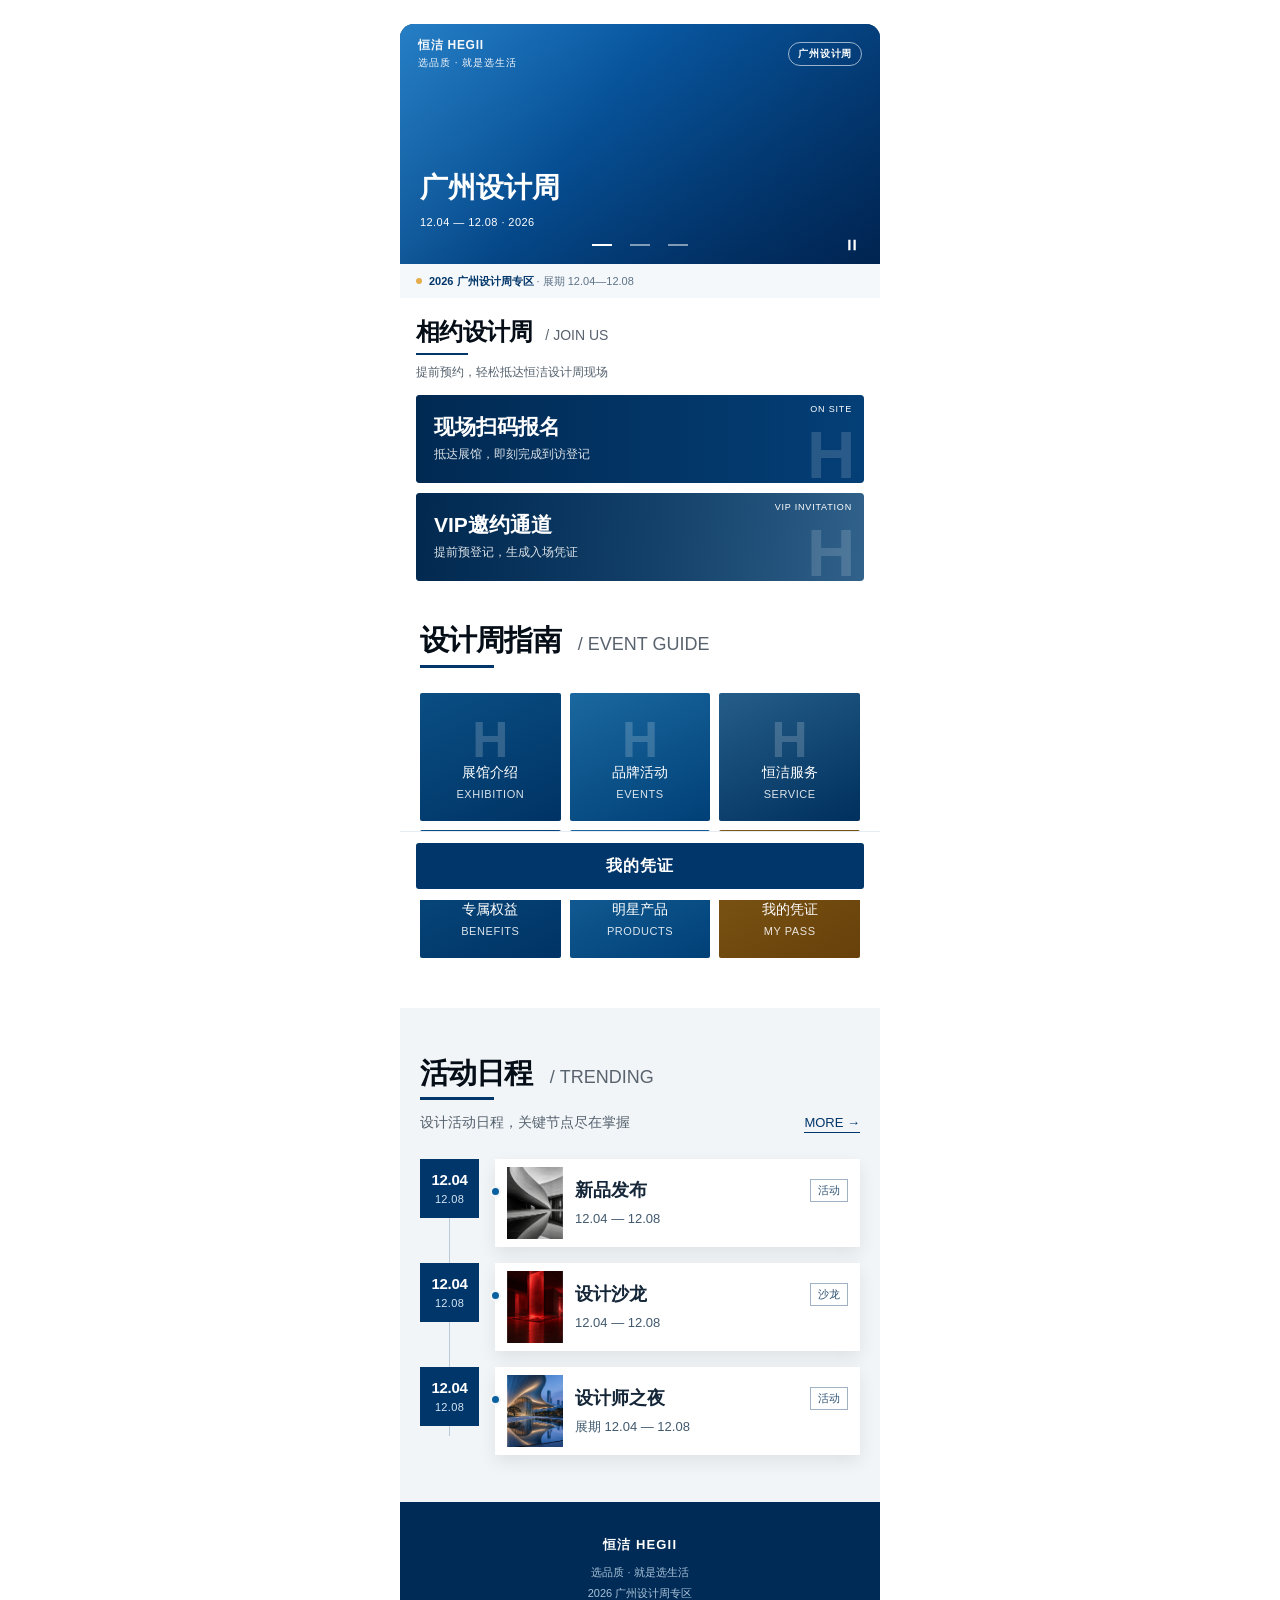
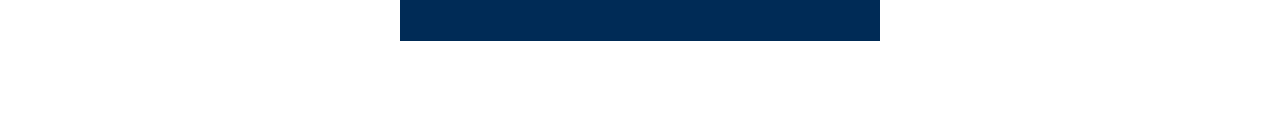
<file: index.html>
<!doctype html>
<html lang="zh-CN">
<head>
  <meta charset="UTF-8">
  <meta name="viewport" content="width=device-width, initial-scale=1, viewport-fit=cover">
  <meta name="theme-color" content="#00366a">
  <title>广州设计周｜恒洁 H</title>
  <style>
    :root{--navy:#00366a;--deep:#002b56;--blue:#0b5ca8;--pale:#f5f8fb;--line:#e6ecf1;--text:#142638;--muted:#536778;--radius:12px}
    *{box-sizing:border-box}html{background:#eff3f7;scroll-behavior:smooth}body{margin:0;background:#fff;color:var(--text);font-family:"PingFang SC","PingFang TC","Hiragino Sans GB","Microsoft YaHei",sans-serif;-webkit-font-smoothing:antialiased}button,input,select{font:inherit}button{cursor:pointer}.app{width:min(100%,480px);min-height:100vh;margin:auto;background:#fff}
    .carousel{position:relative;height:474px;background:var(--navy);overflow:hidden}.slides{display:flex;width:300%;height:100%;transition:transform .55s cubic-bezier(.22,.61,.36,1)}.slide{position:relative;width:33.333%;height:100%;overflow:hidden;isolation:isolate}.slide:before{content:"";position:absolute;inset:0;background:linear-gradient(180deg,rgba(0,24,61,.05),rgba(0,33,75,.53));z-index:-1}.slide.one{background:linear-gradient(145deg,#0b54a0 0%,#0a76ca 58%,#093a82 100%)}.slide.two{background:linear-gradient(160deg,#002f61 0%,#0d6bad 59%,#1a5d92 100%)}.slide.three{background:linear-gradient(160deg,#0f355f 0%,#126ca9 48%,#05315e 100%)}.orbit{position:absolute;width:124%;left:-12%;top:-33%;opacity:.55;filter:contrast(1.14);mix-blend-mode:screen}.topline{display:flex;align-items:center;justify-content:space-between;padding:17px 19px;color:#fff;font-size:12px;font-weight:600;letter-spacing:.06em}.brandline{opacity:.96}.brandline small{font-size:11px;letter-spacing:.1em;display:block;font-weight:400;margin-top:3px}.mini-pill{border:1px solid rgba(255,255,255,.6);border-radius:18px;padding:5px 11px;font-size:11px;letter-spacing:.07em}.slide-copy{position:absolute;left:27px;right:27px;bottom:75px;color:#fff}.slide-copy h1{margin:0;font-size:37px;line-height:1.18;letter-spacing:.02em;font-weight:600}.slide-copy p{font-size:15px;line-height:1.7;margin:14px 0 0;letter-spacing:.02em}.slide-copy .date{font-size:12px;letter-spacing:.1em;margin-top:22px}.slide.two .slide-copy h1,.slide.three .slide-copy h1{font-size:32px}.dots{position:absolute;z-index:2;bottom:24px;left:0;right:0;display:flex;justify-content:center;gap:7px}.dot{width:18px;height:2px;background:rgba(255,255,255,.38);border:0;padding:0}.dot.active{background:#fff}.hmark{position:absolute;right:30px;top:148px;width:110px;opacity:.92}.halo{position:absolute;right:-52px;bottom:-73px;width:260px;opacity:.18}.notice{display:flex;align-items:center;gap:9px;background:#f5f8fb;color:#5d7286;padding:12px 19px;font-size:12px}.notice i{display:block;width:6px;height:6px;border-radius:50%;background:#e4ae4c}.notice b{color:var(--navy);font-weight:600}
    .section{padding:38px 20px 0}.heading{display:flex;align-items:baseline;justify-content:space-between;margin-bottom:21px}.heading h2{margin:0;font-size:25px;letter-spacing:-.02em;font-weight:600;color:#071b30}.heading small{font-size:11px;letter-spacing:.05em;color:#526b85}.heading a{color:var(--navy);font-size:12px;text-decoration:none;border-bottom:1px solid currentColor;padding-bottom:3px}.entry-wrap{padding-bottom:18px}.entry{position:relative;border:0;color:#fff;text-align:left;display:block;width:100%;height:131px;padding:22px 21px;margin-bottom:11px;border-radius:4px;background:#063a71}.entry:before{content:"";position:absolute;inset:0;background:linear-gradient(90deg,rgba(0,39,78,.88),rgba(0,72,128,.36))}.entry.vip{background:linear-gradient(100deg,#103b63,#4d7191)}.entry .entry-word{position:absolute;right:13px;bottom:-10px;color:rgba(255,255,255,.15);font-size:75px;font-weight:600;letter-spacing:-.08em}.entry span,.entry strong,.entry em{position:relative}.entry strong{display:block;font-size:23px;line-height:1.2;font-weight:600}.entry span{display:block;font-size:13px;margin-top:9px;color:rgba(255,255,255,.87)}.entry em{position:absolute;right:0;top:2px;font-style:normal;font-size:11px;letter-spacing:.09em}.entry:focus-visible,.tile:focus-visible,.submit:focus-visible{outline:3px solid #e7b85b;outline-offset:3px}
    .guide{padding-bottom:38px}.tile-grid{display:grid;grid-template-columns:repeat(3,1fr);gap:8px}.tile{position:relative;min-height:123px;border:0;color:#fff;background:linear-gradient(155deg,#0a4e83,#003365);padding:13px 7px 11px;border-radius:2px;text-align:center;overflow:hidden}.tile:nth-child(2),.tile:nth-child(5){background:linear-gradient(155deg,#1a689f,#004077)}.tile:nth-child(3),.tile:nth-child(6){background:linear-gradient(155deg,#255d89,#00305d)}.tile:before{content:"H";font-size:50px;font-weight:600;color:rgba(255,255,255,.18);line-height:1;display:block;height:48px}.tile b{font-size:14px;line-height:1.35;font-weight:500;display:block;position:relative}.tile small{font-size:11px;letter-spacing:.05em;display:block;margin-top:6px;color:rgba(255,255,255,.86)}
    .agenda{background:var(--pale);padding:37px 0 42px}.agenda .heading{padding:0 20px}.monthbar{display:flex;gap:22px;overflow:auto;padding:0 20px 18px;scrollbar-width:none}.monthbar button{white-space:nowrap;border:0;background:transparent;padding:0 0 8px;color:#526b85;font-size:13px}.monthbar button.active{color:var(--navy);font-weight:600;border-bottom:2px solid var(--navy)}.events{padding:0 20px}.event{display:grid;grid-template-columns:64px 1fr;gap:14px;padding:17px 0;border-top:1px solid var(--line)}.event time{font-size:12px;line-height:1.5;color:var(--navy);font-weight:600}.event h3{margin:0;font-size:16px;line-height:1.45;font-weight:600}.event p{font-size:12px;line-height:1.65;color:var(--muted);margin:5px 0 0}.event .badge{display:inline-block;margin-top:8px;border:1px solid #a9bfd0;padding:3px 7px;font-size:11px;color:#42647c}.more-event{display:block;margin:18px 20px 0;color:var(--navy);border:1px solid #9eb7cf;background:#fff;width:calc(100% - 40px);padding:12px;font-size:13px}
    .space{padding-bottom:42px}.space-hero{position:relative;min-height:184px;border-radius:4px;overflow:hidden;background:linear-gradient(120deg,#123c5e,#496e89 54%,#0a2a48);color:#fff;padding:24px}.space-hero:after{content:"H";position:absolute;right:27px;top:26px;font-size:100px;line-height:1;font-weight:600;color:rgba(255,255,255,.16)}.space-hero h3{position:relative;margin:38px 0 0;font-size:25px;line-height:1.25;font-weight:500}.space-hero p{position:relative;font-size:13px;line-height:1.6;margin:10px 0 0;color:rgba(255,255,255,.88)}.benefit{border-top:1px solid var(--line);padding:35px 20px 43px}.benefit p{font-size:13px;line-height:1.7;color:var(--muted);margin:0 0 20px}.benefit-list{display:grid;grid-template-columns:repeat(3,1fr);gap:8px}.benefit-list div{background:#f4f7f9;min-height:93px;padding:13px 8px;text-align:center}.benefit-list b{font-size:20px;line-height:1;color:var(--navy);font-weight:500;display:block}.benefit-list span{font-size:11px;color:#5d7182;display:block;margin-top:10px}.footer{padding:31px 20px 37px;background:var(--deep);color:#a9c3d9;font-size:11px;line-height:1.9;text-align:center}.footer b{display:block;color:#fff;font-size:13px;letter-spacing:.09em;margin-bottom:5px}
    dialog{width:min(420px,calc(100% - 28px));border:0;padding:0;background:#fff;color:var(--text);box-shadow:0 22px 60px rgba(0,0,0,.22)}dialog::backdrop{background:rgba(0,27,57,.67)}.form-head{padding:25px;background:var(--navy);color:#fff}.form-head h2{margin:0;font-size:23px}.form-head p{margin:8px 0 0;font-size:12px;color:#d8e7f4}.close{position:absolute;top:11px;right:15px;border:0;background:transparent;color:#fff;font-size:25px}.signup{padding:17px 24px 26px}.signup label{display:block;margin:12px 0 7px;font-size:12px;font-weight:600}.signup input,.signup select{width:100%;border:0;border-bottom:1px solid #cbd7e0;background:#f7fafc;padding:11px 9px;border-radius:0;outline:0}.signup input:focus,.signup select:focus{border-color:var(--navy)}.submit{border:0;background:var(--navy);color:#fff;width:100%;padding:13px;margin-top:21px;font-weight:600}.success{display:none;padding:37px 24px;text-align:center}.success.show{display:block}.success h2{margin:0;font-size:24px}.success p{font-size:13px;color:var(--muted);line-height:1.7}.ticket{display:none;background:#eff5f8;margin:21px 0;padding:17px 16px 15px;color:var(--navy);text-align:center}.ticket-head{display:flex;justify-content:space-between;align-items:center;font-size:11px;letter-spacing:.07em}.ticket-qr{display:block;width:154px;height:154px;margin:14px auto 10px;background:#fff;padding:8px}.ticket code{font-size:12px;letter-spacing:.14em}.ticket-note{display:block;font-size:11px;color:#587187;margin-top:7px}
    .carousel{height:402px}.slide{background:linear-gradient(155deg,#0b63b3 0%,#064d91 48%,#002f63 100%)}.slide.one,.slide.two,.slide.three{background:linear-gradient(155deg,#0b63b3 0%,#064d91 48%,#002f63 100%)}.slide:before{background:linear-gradient(125deg,rgba(116,205,248,.26),transparent 40%,rgba(0,21,57,.42))}.topline{padding:20px 22px}.slide-copy{bottom:78px;left:25px;right:25px}.slide-copy h1,.slide.two .slide-copy h1,.slide.three .slide-copy h1{font-size:35px}.slide-copy p{font-size:15px}.section{padding:46px 20px 0}.section-head{position:relative;margin-bottom:25px}.section-head h2{margin:0;font-size:29px;line-height:1.2;font-weight:600;letter-spacing:-.03em;color:#050d17}.section-head h2 span{font-weight:400;font-size:18px;color:#59636e;letter-spacing:0;margin-left:10px}.section-head h2:after{content:"";display:block;width:74px;border-bottom:3px solid var(--navy);margin-top:7px}.section-head p{margin:11px 0 0;color:#53606c;font-size:14px;line-height:1.6}.section-head a{position:absolute;right:0;bottom:1px;color:var(--navy);font-size:13px;text-decoration:none;border-bottom:1px solid currentColor;padding-bottom:2px}.entry-wrap{padding-bottom:12px}.guide{padding-bottom:50px}.tile-grid{gap:9px}.tile{min-height:128px}.agenda{background:#f5f7f9;padding:48px 0 44px}.agenda .section-head{padding:0 20px}.event-strip{display:flex;overflow-x:auto;gap:12px;padding:8px 20px 14px;scroll-snap-type:x mandatory;scrollbar-width:none}.event-card{flex:0 0 265px;scroll-snap-align:start;border:0;background:transparent;text-align:left;padding:0;color:var(--text)}.event-cover{height:170px;background:linear-gradient(135deg,#1a4f7c,#8fb9d7);position:relative;overflow:hidden}.event-card:nth-child(2) .event-cover{background:linear-gradient(145deg,#15191f,#6c1b18)}.event-card:nth-child(3) .event-cover{background:linear-gradient(135deg,#2a4767,#d7dfdf)}.event-cover:after{content:"H";position:absolute;right:17px;bottom:-16px;font-size:104px;font-weight:600;color:rgba(255,255,255,.17)}.event-card h3{font-size:18px;line-height:1.4;margin:13px 0 9px;font-weight:600}.event-meta{display:flex;align-items:center;gap:9px;font-size:12px;color:#53606c}.event-meta b{font-weight:500;color:#38546d;padding:3px 7px;border:1px solid #8ca1b5}.event-meta em{font-style:normal;color:#40596e}.event-progress{height:2px;background:#cdd4da;margin:13px 20px 0}.event-progress i{display:block;width:32%;height:2px;background:var(--navy)}.activity-page{display:none;width:min(100%,480px);min-height:100vh;margin:auto;background:#fff;position:relative}.activity-page.show{display:block}.app.hide{display:none}.activity-nav{height:64px;display:flex;align-items:center;justify-content:center;position:relative;border-bottom:1px solid #f0f0f0;font-size:19px;font-weight:600}.activity-nav button{position:absolute;left:16px;border:0;background:none;font-size:28px;color:#0a1c2f}.activity-search{margin:25px 20px 18px;background:#f5f6f7;color:#5e6974;padding:15px;font-size:15px}.activity-tabs{display:flex;overflow-x:auto;gap:26px;padding:0 20px 16px;white-space:nowrap}.activity-tabs button{border:0;background:none;padding:0;color:#27394b;font-size:15px}.activity-tabs button.active{color:var(--navy);font-weight:600;border-bottom:2px solid var(--navy);padding-bottom:9px}.activity-grid{display:grid;grid-template-columns:1fr 1fr;gap:24px 12px;padding:5px 20px 42px}.activity-card{border:0;background:transparent;text-align:left;padding:0}.activity-cover{height:212px;background:linear-gradient(145deg,#081e3a,#7197b7);position:relative;overflow:hidden}.activity-card:nth-child(2) .activity-cover{background:linear-gradient(150deg,#ba9c6e,#68b8e7)}.activity-card:nth-child(3) .activity-cover{background:linear-gradient(155deg,#243546,#87a8b7)}.activity-card:nth-child(4) .activity-cover{background:linear-gradient(145deg,#13a4e9,#5dc5f0)}.activity-cover:after{content:"质美中国";position:absolute;left:11px;bottom:12px;color:#fff;font-size:20px;font-weight:600}.activity-card h3{font-size:16px;line-height:1.45;margin:10px 0 8px;white-space:nowrap;overflow:hidden;text-overflow:ellipsis}.activity-card p{margin:0;color:#58636e;font-size:13px}.activity-card p b{font-weight:500;color:#40596e;margin-left:6px}.activity-card p b:before{content:"●";color:#bd7b00;margin-right:3px}
    .agenda{background:#f2f5f8;padding:48px 20px 44px}.agenda .section-head{padding:0}.event-strip{display:block;overflow:visible;padding:0;position:relative}.event-strip:before{content:"";position:absolute;left:29px;top:22px;bottom:22px;width:1px;background:#b9cbd9}.event-card{display:grid;grid-template-columns:59px 1fr;gap:16px;position:relative;width:100%;min-height:91px;margin:0;padding:0 0 16px;border:0;background:transparent;text-align:left;color:var(--text)}.event-card:last-child{padding-bottom:0}.event-date{position:relative;z-index:1;display:flex;flex-direction:column;justify-content:center;align-items:center;width:59px;height:59px;background:var(--navy);color:#fff;font-style:normal}.event-date:after{content:"";position:absolute;right:-22px;top:27px;width:7px;height:7px;border:2px solid #f2f5f8;border-radius:50%;background:#0a609f}.event-date strong{font-size:15px;line-height:1.1;font-weight:600;letter-spacing:-.02em}.event-date small{margin-top:4px;color:#d7e7f4;font-size:11px;letter-spacing:.03em}.event-detail{display:grid;grid-template-columns:56px minmax(0,1fr);gap:12px;align-items:center;min-height:74px;padding:8px 12px;background:#fff;box-shadow:0 7px 16px rgba(0,0,0,.08)}.event-image{display:block;width:56px;height:72px;background-image:url('assets/schedule-triptych.png');background-repeat:no-repeat;background-size:300% auto;background-position-y:center}.award-image{background-position-x:left}.red-image{background-position-x:center}.week-image{background-position-x:right}.event-info{min-width:0}.event-row{display:flex;align-items:center;justify-content:space-between;gap:8px}.event-card h3{margin:0;font-size:18px;line-height:1.25;font-weight:600;white-space:nowrap;overflow:hidden;text-overflow:ellipsis}.event-row b{flex:0 0 auto;border:1px solid #9fb3c4;padding:3px 7px;color:#315473;font-size:11px;font-weight:500}.event-detail em{display:block;margin-top:8px;color:#40596e;font-size:13px;font-style:normal;line-height:1.35}.event-progress{display:none}.tile.credential{background:linear-gradient(150deg,#805916,#67400b)}.tile.credential:before{color:rgba(255,255,255,.24)}.pass-prompt{display:none;padding:34px 24px 28px;text-align:center}.pass-prompt.show{display:block}.pass-prompt h2{margin:0;font-size:23px}.pass-prompt p{margin:12px 0 24px;color:#40596e;font-size:14px;line-height:1.65}.pass-prompt div{display:grid;grid-template-columns:1fr 1fr;gap:10px}.prompt-cancel,.prompt-confirm{border:0;padding:13px;font-weight:600;font-size:14px}.prompt-cancel{background:#eef2f5;color:#365069}.prompt-confirm{margin-top:0}::selection{background:#b6d5ea;color:#002b56}@media(min-width:700px){body{padding:24px}.app,.activity-page{border-radius:14px}.carousel{border-radius:14px 14px 0 0}}
  </style>
  <link rel="stylesheet" href="h5.css">
</head>
<body>
  <main class="app">
    <section class="carousel" tabindex="0" aria-roledescription="轮播" aria-label="广州设计周主题轮播图">
      <div class="slides" id="slides">
        <article class="slide one"><div class="topline"><span class="brandline">恒洁 HEGII<small>选品质 · 就是选生活</small></span><span class="mini-pill">广州设计周</span></div><div class="slide-copy"><h1>广州设计周</h1><p>以设计与生活相遇<br>共赴一场关于品质空间的想象</p><div class="date">12.04 — 12.08 · 2026</div></div></article>
        <article class="slide two"><div class="topline"><span class="brandline">恒洁 HEGII<small>选品质 · 就是选生活</small></span><span class="mini-pill">H DESIGN</span></div><div class="slide-copy"><h1>超级 H 计划</h1><p>与设计同行，共创未来版图</p><div class="date">高科技 · 高品质 · 极致体验</div></div></article>
        <article class="slide three"><div class="topline"><span class="brandline">恒洁 HEGII<small>选品质 · 就是选生活</small></span><span class="mini-pill">QUALITY LIFE</span></div><div class="slide-copy"><h1>在设计现场<br>看见生活答案</h1><p>展馆体验 · 趋势对话 · 新品灵感</p><div class="date">保利世贸博览馆 · 1 号馆</div></div></article>
      </div>
      <div class="dots" aria-label="切换轮播图"><button class="dot active" aria-label="第 1 张"></button><button class="dot" aria-label="第 2 张"></button><button class="dot" aria-label="第 3 张"></button></div>
      <button class="carousel-toggle" type="button" aria-label="暂停轮播"><svg viewBox="0 0 24 24" fill="currentColor" aria-hidden="true"><path d="M7 5h3v14H7zm7 0h3v14h-3z"/></svg></button>
    </section>
    <div class="notice"><i></i><span><b>2026 广州设计周专区</b> · 展期 12.04—12.08</span></div>
    <section class="section entry-wrap" aria-labelledby="join-title"><div class="section-head"><h2 id="join-title">相约设计周 <span>/ JOIN US</span></h2><p>提前预约，轻松抵达恒洁设计周现场</p></div><button class="entry" data-open="live"><span class="entry-word">H</span><em>ON SITE</em><strong>现场扫码报名</strong><span>抵达展馆，即刻完成到访登记</span></button><button class="entry vip" data-open="vip"><span class="entry-word">H</span><em>VIP INVITATION</em><strong>VIP邀约通道</strong><span>提前预登记，生成入场凭证</span></button></section>
    <section class="section guide" aria-labelledby="guide-title"><div class="section-head"><h2 id="guide-title">设计周指南 <span>/ EVENT GUIDE</span></h2></div><div class="tile-grid"><button class="tile" data-toast="展馆介绍"><b>展馆介绍</b><small>EXHIBITION</small></button><button class="tile" data-route="activities"><b>品牌活动</b><small>EVENTS</small></button><button class="tile" data-toast="恒洁服务"><b>恒洁服务</b><small>SERVICE</small></button><button class="tile" data-toast="专属权益"><b>专属权益</b><small>BENEFITS</small></button><button class="tile" data-toast="明星产品"><b>明星产品</b><small>PRODUCTS</small></button><button class="tile credential" data-credential><b>我的凭证</b><small>MY PASS</small></button></div></section>
    <section class="agenda" id="schedule" aria-labelledby="schedule-title"><div class="section-head"><h2 id="schedule-title">活动日程 <span>/ TRENDING</span></h2><p>设计活动日程，关键节点尽在掌握</p><a href="#activities" data-route="activities">MORE →</a></div><div class="event-strip"><button class="event-card" data-toast="新品发布"><time class="event-date"><strong>12.04</strong><small>12.08</small></time><span class="event-detail"><span class="event-image award-image" role="img" aria-label="新品发布活动图"></span><span class="event-info"><span class="event-row"><h3>新品发布</h3><b>活动</b></span><em>12.04 — 12.08</em></span></span></button><button class="event-card" data-toast="设计沙龙"><time class="event-date"><strong>12.04</strong><small>12.08</small></time><span class="event-detail"><span class="event-image red-image" role="img" aria-label="设计沙龙活动图"></span><span class="event-info"><span class="event-row"><h3>设计沙龙</h3><b>沙龙</b></span><em>12.04 — 12.08</em></span></span></button><button class="event-card" data-toast="设计师之夜"><time class="event-date"><strong>12.04</strong><small>12.08</small></time><span class="event-detail"><span class="event-image week-image" role="img" aria-label="设计师之夜活动图"></span><span class="event-info"><span class="event-row"><h3>设计师之夜</h3><b>活动</b></span><em>展期 12.04 — 12.08</em></span></span></button></div></section>
    <footer class="footer"><b>恒洁 HEGII</b>选品质 · 就是选生活<br>2026 广州设计周专区</footer>
  </main>
  <section class="activity-page" id="activity-page" aria-labelledby="activity-title"><header class="activity-nav"><button id="back-home" aria-label="返回">‹</button><span id="activity-title">品牌活动</span></header><div class="activity-search">搜索活动名称　⌕</div><nav class="activity-tabs" aria-label="活动分类"><button class="active">全部</button><button>设计之行</button><button>精品研学</button><button>城市巡礼</button><button>筛选⌄</button></nav><div class="activity-grid"><button class="activity-card"><div class="activity-cover"></div><h3>2026 恒洁质美中国</h3><p>12/04 — 12/08 <b>预约中</b></p></button><button class="activity-card"><div class="activity-cover"></div><h3>质美中国 · 新境共生</h3><p>12/04 — 12/08 <b>预约中</b></p></button><button class="activity-card"><div class="activity-cover"></div><h3>相聚湾区，共话品质</h3><p>12/05 — 12/06 <b>预约中</b></p></button><button class="activity-card"><div class="activity-cover"></div><h3>设计周新品体验场</h3><p>12/07 — 12/08 <b>预约中</b></p></button></div></section>
  <nav class="fixed-actions" aria-label="凭证入口"><button type="button" data-credential>我的凭证</button></nav>
  <dialog id="signup" aria-labelledby="form-title"><div class="form-head"><button class="close" aria-label="关闭">×</button><h2 id="form-title">现场扫码报名</h2><p id="form-subtitle">完成登记，快速开启设计周体验。</p></div><form class="signup" id="signup-form"><label>姓名<input name="name" autocomplete="name" maxlength="40" required placeholder="请输入您的姓名"></label><label>联系电话<input name="phone" type="tel" autocomplete="tel" inputmode="tel" maxlength="20" required placeholder="请输入联系电话"></label><label>公司 / 工作室<input name="company" autocomplete="organization" maxlength="100" required placeholder="请输入公司或工作室名称"></label><label>所在城市<select required><option value="">请选择城市</option><option>广州</option><option>深圳</option><option>上海</option><option>北京</option><option>其他</option></select></label><label>设计类型<select required><option value="">请选择设计类型</option><option>家装设计</option><option>工装设计</option><option>其他</option></select></label><button class="submit" type="submit">提交登记</button></form><div class="pass-prompt" id="pass-prompt"><h2>暂未获取凭证</h2><p>完成报名后，即可生成专属二维码入场凭证。</p><div><button class="prompt-cancel" id="cancel-registration" type="button">暂不报名</button><button class="submit prompt-confirm" id="start-registration" type="button">去报名</button></div></div><div class="success" id="success"><h2>登记成功</h2><p id="success-copy">期待在恒洁展馆与您相见。</p><div class="ticket" id="ticket"><div class="ticket-head"><span>DESIGN WEEK PASS</span><span id="ticket-channel">VIP</span></div><svg class="ticket-qr" viewBox="0 0 144 144" role="img" aria-label="VIP 专属入场二维码"><rect width="144" height="144" fill="#fff"/><g fill="#00366a"><path d="M8 8h40v40H8zM14 14v28h28V14zM20 20h16v16H20zM96 8h40v40H96zM102 14v28h28V14zM108 20h16v16h-16zM8 96h40v40H8zM14 102v28h28v-28zM20 108h16v16H20z"/><path d="M58 10h8v8h-8zm12 0h8v8h-8zm8 8h8v8h-8zm-20 12h8v8h-8zm12 0h8v8h-8zm12 0h8v8h-8zm-24 12h8v8h-8zm12 0h8v8h-8zm36 12h8v8h-8zm12 0h8v8h-8zm12 0h8v8h-8zM58 58h8v8h-8zm12 0h8v8h-8zm24 0h8v8h-8zm12 0h8v8h-8zm-48 12h8v8h-8zm24 0h8v8h-8zm12 0h8v8h-8zm24 0h8v8h-8zM58 82h8v8h-8zm12 0h8v8h-8zm12 0h8v8h-8zm36 0h8v8h-8zM58 96h8v8h-8zm12 0h8v8h-8zm24 0h8v8h-8zm12 0h8v8h-8zm-48 12h8v8h-8zm24 0h8v8h-8zm12 0h8v8h-8zm24 0h8v8h-8zM58 120h8v8h-8zm12 0h8v8h-8zm24 0h8v8h-8zm12 0h8v8h-8z"/></g><circle cx="72" cy="72" r="12" fill="#fff"/><circle cx="72" cy="72" r="9" fill="#00366a"/><text x="72" y="76" fill="#fff" font-size="11" text-anchor="middle" font-family="Arial">H</text></svg><span class="ticket-note">请于展期现场出示二维码核验</span></div><button class="submit" id="done">完成</button></div></dialog>
  <script src="app.js"></script>
</body>
</html>
</file>
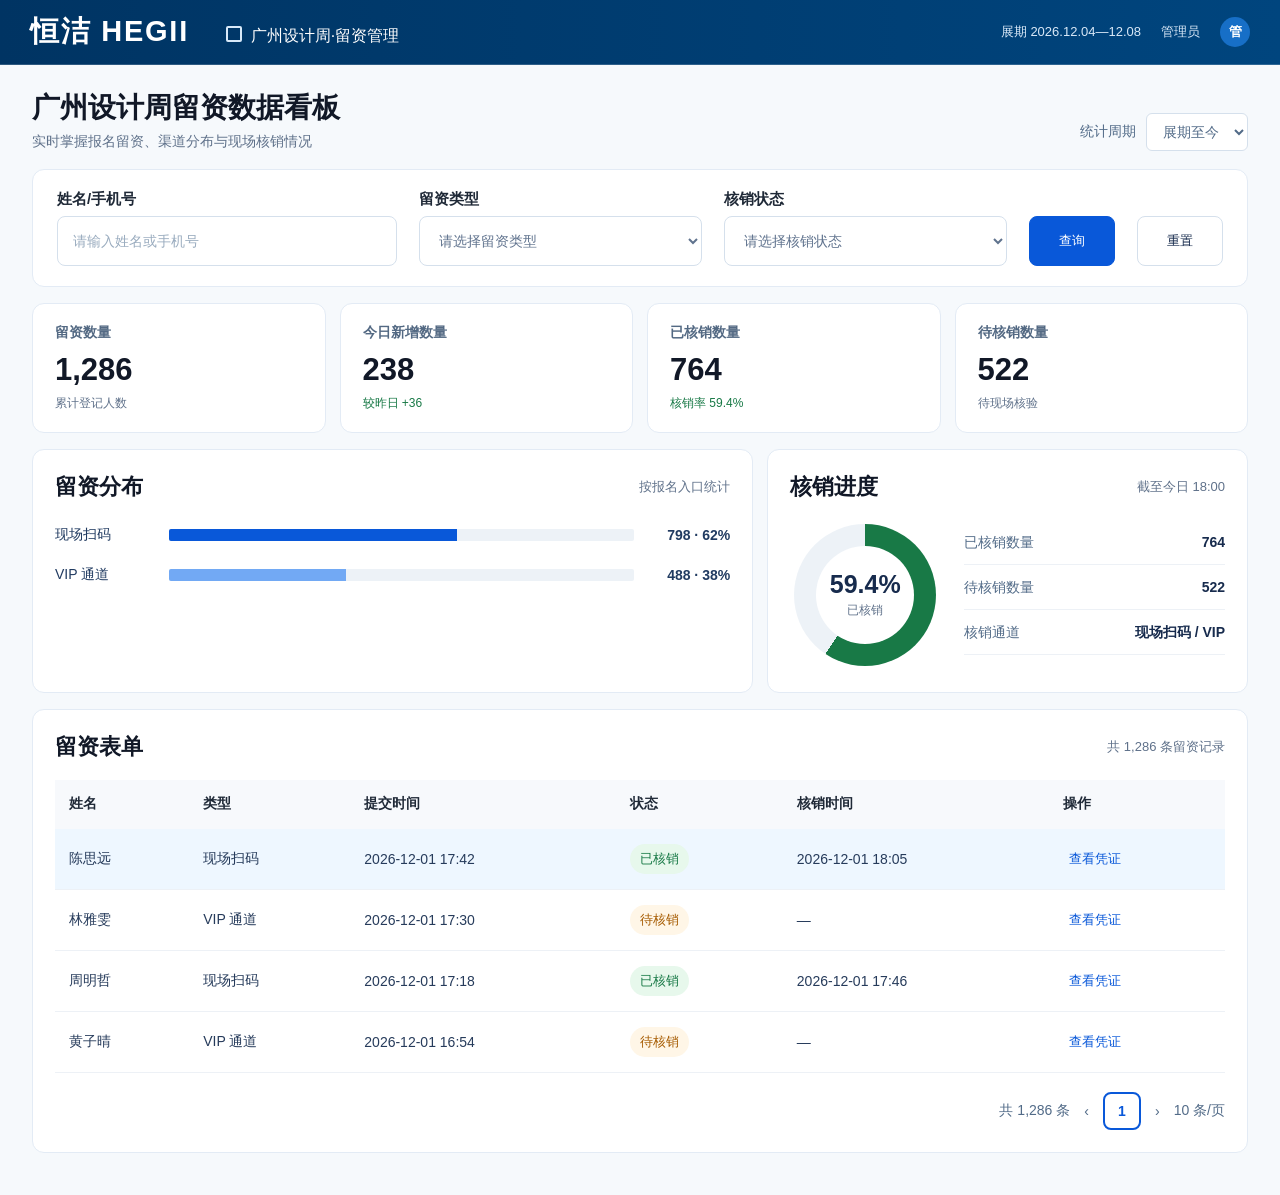
<file: dashboard.html>
<!doctype html>
<html lang="zh-CN">
<head>
  <meta charset="UTF-8"><meta name="viewport" content="width=device-width, initial-scale=1.0"><title>广州设计周｜留资数据看板</title>
  <style>
    :root{--navy:#003b70;--primary:#0958d9;--ink:#172b4d;--muted:#5f718a;--line:#e3ebf5;--canvas:#f6f9fc;--pale:#e7f3ff;--white:#fff;--green:#187946;--amber:#a65b00}*{box-sizing:border-box}body{margin:0;min-width:1100px;background:var(--canvas);color:var(--ink);font-family:"PingFang SC","Microsoft YaHei",Arial,sans-serif;font-size:14px}.topbar{height:65px;display:flex;align-items:center;padding:0 30px;background:linear-gradient(90deg,#003463,#00457e);color:#fff;border-bottom:1px solid rgba(255,255,255,.18)}.brand{font-size:29px;letter-spacing:.06em;font-weight:600}.brand small{margin-left:27px;font-size:16px;letter-spacing:0;font-weight:500}.brand small:before{content:"";display:inline-block;width:12px;height:12px;margin-right:9px;border:2px solid #d7e9f9;border-radius:2px;vertical-align:-1px}.topbar-right{margin-left:auto;display:flex;align-items:center;gap:20px;color:#d9e9f8;font-size:13px}.user{display:grid;place-items:center;width:30px;height:30px;border-radius:50%;background:#176fc7;color:#fff;font-weight:600}.content{max-width:1600px;margin:0 auto;padding:26px 32px 42px}.page-head{display:flex;align-items:flex-end;justify-content:space-between;margin-bottom:18px}.page-head h1{margin:0;font-size:28px;line-height:1.2;color:#111827}.page-head p{margin:8px 0 0;color:var(--muted)}.period{display:flex;align-items:center;gap:10px;color:#526b88}.period select{height:38px;padding:0 12px;border:1px solid #d5e0ec;border-radius:6px;background:#fff;color:#526b88;font:inherit}.block{background:var(--white);border:1px solid var(--line);border-radius:12px;box-shadow:none}.filter{display:grid;grid-template-columns:1.2fr 1fr 1fr auto auto;gap:22px;align-items:end;padding:20px 24px}.field label{display:block;margin-bottom:7px;color:#1f2937;font-weight:600;font-size:15px}.field input,.field select{width:100%;height:50px;padding:0 15px;border:1px solid #d5e0ec;border-radius:8px;background:#fff;color:#60738e;font:inherit}.field input::placeholder{color:#9aacbf}.button{height:50px;padding:0 29px;border:1px solid #d5e0ec;border-radius:8px;background:#fff;color:#172b4d;font:600 16px/1 inherit;cursor:pointer}.button.primary{border-color:var(--primary);background:var(--primary);color:#fff}.metrics{display:grid;grid-template-columns:repeat(4,1fr);gap:14px;margin-top:16px}.metric{padding:20px 22px;border:1px solid var(--line);border-radius:12px;background:#fff}.metric b{display:block;color:#536983;font-size:14px}.metric strong{display:block;margin-top:12px;color:#111827;font-size:31px;line-height:1}.metric span{display:block;margin-top:10px;color:var(--muted);font-size:12px}.metric span.good{color:var(--green)}.dashboard-grid{display:grid;grid-template-columns:1.32fr .88fr;gap:14px;margin-top:16px}.panel{padding:22px}.panel-head{display:flex;align-items:center;justify-content:space-between;margin-bottom:18px}.panel-head h2{margin:0;font-size:22px;color:#111827}.panel-head span{color:var(--muted);font-size:13px}.distribution{display:grid;gap:22px;padding:6px 0 10px}.distribution-row{display:grid;grid-template-columns:100px 1fr 82px;align-items:center;gap:14px;color:#213b61}.bar{height:12px;border-radius:2px;background:#edf2f7;overflow:hidden}.bar i{display:block;height:100%;background:var(--primary)}.distribution-row:nth-child(2) .bar i{background:#72a9f4}.distribution-row b{text-align:right}.progress{display:grid;grid-template-columns:150px 1fr;gap:24px;align-items:center;padding:4px 0}.progress-chart{position:relative;width:142px;height:142px;margin:auto;border-radius:50%;background:conic-gradient(var(--green) 0 59.4%,#edf2f7 59.4% 100%)}.progress-chart:after{content:"";position:absolute;inset:22px;border-radius:50%;background:#fff}.progress-text{position:absolute;z-index:1;inset:0;display:grid;place-content:center;text-align:center}.progress-text b{font-size:25px}.progress-text span{margin-top:3px;color:var(--muted);font-size:12px}.progress-list{display:grid;gap:14px}.progress-list div{display:flex;justify-content:space-between;padding-bottom:12px;border-bottom:1px solid #edf1f6;color:#526b88}.progress-list b{color:#172b4d}.table-panel{margin-top:16px;padding:22px}.table{width:100%;border-collapse:collapse}.table th{height:49px;padding:0 14px;background:#f7f9fc;color:#1f2937;text-align:left;font-size:14px}.table td{height:61px;padding:0 14px;border-bottom:1px solid #edf1f6;color:#263b5b}.table tr.active{background:#eef7ff}.tag{display:inline-block;padding:6px 10px;border-radius:16px;background:#e7f8ec;color:var(--green);font-size:13px}.tag.pending{background:#fff6e7;color:var(--amber)}.action{border:0;background:transparent;color:var(--primary);font:600 14px/1 inherit;cursor:pointer}.pager{display:flex;align-items:center;justify-content:flex-end;gap:14px;margin-top:19px;color:#526b88}.pager b{display:grid;place-items:center;width:38px;height:38px;border:2px solid var(--primary);border-radius:8px;color:var(--primary)}
  </style>
</head>
<body>
  <header class="topbar"><div class="brand">恒洁 HEGII <small>广州设计周·留资管理</small></div><div class="topbar-right"><span>展期 2026.12.04—12.08</span><span>管理员</span><span class="user">管</span></div></header>
  <main class="content"><div class="page-head"><div><h1>广州设计周留资数据看板</h1><p>实时掌握报名留资、渠道分布与现场核销情况</p></div><label class="period">统计周期<select><option>展期至今</option><option>今日</option><option>近 7 天</option></select></label></div>
    <section class="block filter" aria-label="留资筛选"><div class="field"><label>姓名/手机号</label><input placeholder="请输入姓名或手机号"></div><div class="field"><label>留资类型</label><select><option>请选择留资类型</option><option>现场扫码</option><option>VIP 通道</option></select></div><div class="field"><label>核销状态</label><select><option>请选择核销状态</option><option>已核销</option><option>待核销</option></select></div><button class="button primary">查询</button><button class="button">重置</button></section>
    <section class="metrics" aria-label="核心数据"><article class="metric"><b>留资数量</b><strong>1,286</strong><span>累计登记人数</span></article><article class="metric"><b>今日新增数量</b><strong>238</strong><span class="good">较昨日 +36</span></article><article class="metric"><b>已核销数量</b><strong>764</strong><span class="good">核销率 59.4%</span></article><article class="metric"><b>待核销数量</b><strong>522</strong><span>待现场核验</span></article></section>
    <section class="dashboard-grid"><article class="block panel"><div class="panel-head"><h2>留资分布</h2><span>按报名入口统计</span></div><div class="distribution"><div class="distribution-row"><span>现场扫码</span><div class="bar"><i style="width:62%"></i></div><b>798 · 62%</b></div><div class="distribution-row"><span>VIP 通道</span><div class="bar"><i style="width:38%"></i></div><b>488 · 38%</b></div></div></article><article class="block panel"><div class="panel-head"><h2>核销进度</h2><span>截至今日 18:00</span></div><div class="progress"><div class="progress-chart"><div class="progress-text"><b>59.4%</b><span>已核销</span></div></div><div class="progress-list"><div><span>已核销数量</span><b>764</b></div><div><span>待核销数量</span><b>522</b></div><div><span>核销通道</span><b>现场扫码 / VIP</b></div></div></div></article></section>
    <section class="block table-panel" aria-labelledby="lead-title"><div class="panel-head"><h2 id="lead-title">留资表单</h2><span>共 1,286 条留资记录</span></div><table class="table"><thead><tr><th>姓名</th><th>类型</th><th>提交时间</th><th>状态</th><th>核销时间</th><th>操作</th></tr></thead><tbody><tr class="active"><td>陈思远</td><td>现场扫码</td><td>2026-12-01 17:42</td><td><span class="tag">已核销</span></td><td>2026-12-01 18:05</td><td><button class="action">查看凭证</button></td></tr><tr><td>林雅雯</td><td>VIP 通道</td><td>2026-12-01 17:30</td><td><span class="tag pending">待核销</span></td><td>—</td><td><button class="action">查看凭证</button></td></tr><tr><td>周明哲</td><td>现场扫码</td><td>2026-12-01 17:18</td><td><span class="tag">已核销</span></td><td>2026-12-01 17:46</td><td><button class="action">查看凭证</button></td></tr><tr><td>黄子晴</td><td>VIP 通道</td><td>2026-12-01 16:54</td><td><span class="tag pending">待核销</span></td><td>—</td><td><button class="action">查看凭证</button></td></tr></tbody></table><div class="pager"><span>共 1,286 条</span><span>‹</span><b>1</b><span>›</span><span>10 条/页</span></div></section>
  </main>
</body>
</html>
</file>
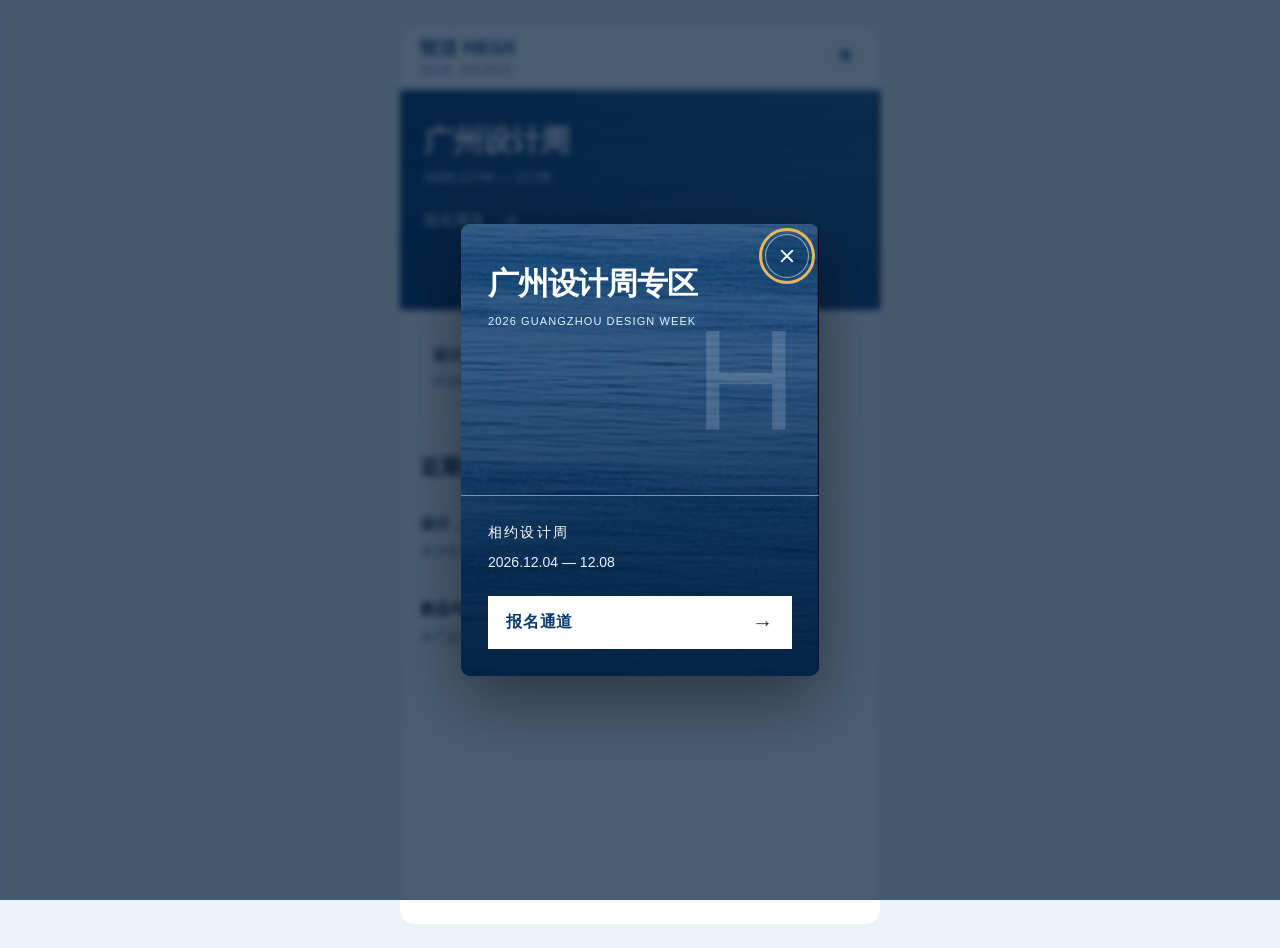
<file: home.html>
<!doctype html>
<html lang="zh-CN">
<head>
  <meta charset="UTF-8">
  <meta name="viewport" content="width=device-width, initial-scale=1, viewport-fit=cover">
  <meta name="theme-color" content="#063b70">
  <title>恒洁 H｜首页</title>
  <style>
    :root{--navy:#063b70;--blue:#0b65ad;--ink:#09192b;--muted:#52667b;--line:#e7edf3}
    *{box-sizing:border-box}html{background:#edf2f6}body{margin:0;color:var(--ink);font-family:"PingFang SC","PingFang TC","Hiragino Sans GB","Microsoft YaHei",sans-serif;-webkit-font-smoothing:antialiased}.home{width:min(100%,480px);min-height:100vh;margin:auto;background:#fff}.top{height:66px;display:flex;align-items:center;justify-content:space-between;padding:0 20px;border-bottom:1px solid var(--line)}.brand{font-weight:600;letter-spacing:.04em;color:var(--navy);font-size:18px}.brand small{display:block;margin-top:3px;color:#61758a;font-size:10px;letter-spacing:.04em;font-weight:400}.profile{display:grid;place-items:center;width:31px;height:31px;border:1px solid #cbd8e5;border-radius:50%;color:var(--navy);font-size:12px;font-weight:600}.welcome{padding:40px 20px 28px;background:linear-gradient(140deg,#0b63ab,#073665);color:#fff}.welcome h1{margin:0 0 8px;font-size:30px;line-height:1.25;font-weight:600;letter-spacing:-.03em}.welcome span{font-size:14px;color:#eaf5ff}.quick{display:grid;grid-template-columns:repeat(3,1fr);gap:10px;padding:20px}.quick div{min-height:95px;padding:15px 12px;border:1px solid var(--line);background:#fff}.quick b{display:block;font-size:15px}.quick span{display:block;margin-top:8px;color:var(--muted);font-size:12px}.feed{padding:0 20px}.feed h2{margin:8px 0 15px;font-size:21px}.feed article{padding:18px 0;border-top:1px solid var(--line)}.feed b{font-size:15px}.feed p{margin:8px 0 0;color:var(--muted);font-size:13px;line-height:1.6}.mask{position:fixed;inset:0;z-index:5;display:flex;align-items:center;justify-content:center;padding:22px;background:rgba(0,28,59,.68);backdrop-filter:blur(3px)}.popup{position:relative;display:flex;flex-direction:column;width:min(100%,358px);aspect-ratio:452/570;min-height:452px;overflow:hidden;background:#053c70 url("assets/design-week-water.png") center/cover no-repeat;color:#fff;box-shadow:0 24px 64px rgba(0,0,0,.42);isolation:isolate}.popup:before{content:"";position:absolute;inset:0;z-index:-1;background:linear-gradient(180deg,rgba(0,43,86,.27) 0%,rgba(2,33,69,.28) 35%,rgba(0,29,62,.88) 100%)}.popup:after{content:"H";position:absolute;z-index:-1;right:22px;top:86px;color:rgba(255,255,255,.16);font-size:142px;line-height:1;font-weight:500}.close{position:absolute;z-index:1;right:15px;top:15px;display:grid;place-items:center;width:34px;height:34px;border:1px solid rgba(255,255,255,.55);border-radius:50%;background:rgba(0,45,85,.22);color:#fff;cursor:pointer}.close svg{width:18px;height:18px}.popup-top{padding:42px 27px 0;color:#fff}.popup-top h2{margin:0;font-size:31px;line-height:1.18;letter-spacing:-.04em}.popup-top h2:after{content:"2026 GUANGZHOU DESIGN WEEK";display:block;margin-top:12px;color:#e3f3ff;font-size:11px;letter-spacing:.1em;font-weight:400}.popup-body{margin-top:auto;padding:28px 27px 27px;border-top:1px solid rgba(255,255,255,.48);background:linear-gradient(180deg,rgba(0,31,64,.06),rgba(0,31,64,.36))}.popup-body:before{content:"相约设计周";display:block;margin-bottom:9px;font-size:14px;letter-spacing:.16em}.popup-body p{margin:0;color:#e7f4ff;font-size:14px;line-height:1.7}.signup-link{display:flex;align-items:center;justify-content:space-between;margin-top:21px;padding:15px 17px;border:1px solid #fff;background:#fff;color:#063b70;text-decoration:none;font-size:16px;font-weight:600;letter-spacing:.05em}.signup-link:after{content:"→";font-size:21px;font-weight:400;line-height:1}.signup-link:hover{background:#e6f3ff}.signup-link:focus-visible,.close:focus-visible{outline:3px solid #e7b85b;outline-offset:3px}.is-hidden{display:none}@media(min-width:700px){body{padding:24px}.home{border-radius:14px;overflow:hidden}.mask{padding:40px}.popup{border-radius:9px}}
  .home-carousel{position:relative;display:block;color:#fff;text-decoration:none;padding:32px 24px 26px;min-height:220px;background:#063b70 url("assets/design-week-water.png") center/cover}.home-carousel:before{content:"";position:absolute;inset:0;background:linear-gradient(90deg,rgba(0,40,80,.72),rgba(0,40,80,.28))}.home-carousel>*{position:relative}.home-carousel h1{font-size:30px}.home-carousel-entry{display:flex;margin-top:24px;align-items:center;gap:14px;font-size:15px!important}.home-carousel-entry svg{width:22px;height:22px}.home-dot{display:block;width:22px;height:2px;background:#fff;margin:20px auto 0}.mask{margin:0;width:100%;max-width:none;height:100dvh;max-height:none;border:0;overflow:auto}.mask:not([open]){display:none}.popup{flex-shrink:0}.close{width:44px;height:44px;top:10px;right:10px}.home-carousel:focus-visible{outline:3px solid #e7b85b;outline-offset:-4px}@media(max-height:540px){.mask{align-items:flex-start}.popup{min-height:420px}}
  </style>
</head>
<body>
  <main class="home" aria-label="恒洁 H 首页">
    <header class="top"><div class="brand">恒洁 HEGII<small>选品质 · 就是选生活</small></div><span class="profile">我</span></header>
    <a class="welcome home-carousel" href="index.html" aria-label="进入广州设计周专区"><h1>广州设计周</h1><span>2026.12.04 — 12.08</span><span class="home-carousel-entry">报名通道<svg viewBox="0 0 24 24" fill="none" stroke="currentColor" stroke-width="1.7" aria-hidden="true"><path d="M4 12h15m-6-6 6 6-6 6"/></svg></span><span class="home-dot" aria-hidden="true"></span></a>
    <section class="quick" aria-label="快捷入口"><div><b>设计灵感</b><span>精选案例</span></div><div><b>品牌活动</b><span>设计现场</span></div><div><b>我的服务</b><span>专属权益</span></div></section>
    <section class="feed"><h2>近期关注</h2><article><b>设计，让生活更美好</b><p>关注恒洁设计动态，发现空间与生活的更多可能。</p></article><article><b>新品与品质空间</b><p>从产品体验到人居场景，持续探索品质生活灵感。</p></article></section>
  </main>
  <dialog class="mask" id="design-week-entry" role="dialog" aria-modal="true" aria-labelledby="entry-title">
    <div class="popup">
      <button class="close" id="close-entry" aria-label="关闭设计周入口"><svg viewBox="0 0 24 24" fill="none" stroke="currentColor" stroke-width="2.4" stroke-linecap="round"><path d="M5 5l14 14M19 5L5 19"/></svg></button>
      <div class="popup-top"><h2 id="entry-title">广州设计周专区</h2></div>
      <div class="popup-body"><p>2026.12.04 — 12.08</p><a class="signup-link" href="index.html">报名通道</a></div>
    </div>
  </dialog>
  <script>const entry=document.querySelector('#design-week-entry');entry.showModal();document.querySelector('#close-entry').addEventListener('click',()=>entry.close());entry.addEventListener('close',()=>document.querySelector('.home-carousel').focus());</script>
</body>
</html>
</file>
<file: h5.css>
/* 1018 PDF review: compact first screen and persistent pass access. */
html{scroll-padding-bottom:90px}
body{padding-bottom:0}
.app,.activity-page{padding-bottom:calc(80px + env(safe-area-inset-bottom,0px))}
.carousel{height:clamp(164px,28svh,240px);touch-action:pan-y}
.topline{padding:13px 18px}
.brandline{font-size:12px}
.brandline small{font-size:10px;margin-top:2px}
.mini-pill{font-size:10px;padding:4px 9px}
.slide-copy{left:20px;right:20px;bottom:36px}
.slide-copy h1,.slide.two .slide-copy h1,.slide.three .slide-copy h1{font-size:28px;line-height:1.14;letter-spacing:0}
.slide.three .slide-copy h1{font-size:25px}
.slide-copy p{display:none}
.slide-copy .date{font-size:11px;margin-top:12px;letter-spacing:.04em}
.dots{bottom:4px;gap:0}
.dot{width:38px;height:30px;background:transparent;position:relative}
.dot:after{content:"";position:absolute;left:9px;right:9px;top:14px;height:2px;background:rgba(255,255,255,.5)}
.dot.active{background:transparent}
.dot.active:after{background:#fff}
.carousel-toggle{position:absolute;right:10px;bottom:1px;width:36px;height:36px;display:grid;place-items:center;border:0;background:transparent;color:#fff}
.carousel-toggle svg{width:18px;height:18px}
.notice{min-height:34px;padding:9px 16px;font-size:11px;gap:7px;line-height:16px}
.entry-wrap{padding:20px 16px 8px}
.entry-wrap .section-head{margin-bottom:14px}
.entry-wrap .section-head h2{font-size:24px;line-height:1.2}
.entry-wrap .section-head h2 span{font-size:14px;margin-left:7px}
.entry-wrap .section-head h2:after{width:52px;margin-top:6px;border-bottom-width:2px}
.entry-wrap .section-head p{margin-top:8px;font-size:12px;line-height:18px}
.entry{height:88px;padding:19px 18px;margin-bottom:10px;overflow:hidden}
.entry:last-child{margin-bottom:0}
.entry strong{font-size:21px}
.entry span{font-size:12px;margin-top:7px}
.entry .entry-word{font-size:67px;margin-top:0;bottom:-10px;right:14px}
.entry em{right:12px;top:9px;font-size:9px}
.guide{padding-top:34px}
.fixed-actions{position:fixed;left:50%;bottom:0;transform:translateX(-50%);width:min(100%,480px);z-index:4;padding:11px 16px calc(11px + env(safe-area-inset-bottom,0px));border-top:1px solid var(--line);background:#fff}
.fixed-actions button{display:block;width:100%;min-height:46px;border:0;background:var(--navy);color:#fff;font-weight:600;letter-spacing:.05em;border-radius:3px}
.fixed-actions button:hover,.submit:hover{background:#064d89}
button:focus-visible,a:focus-visible,input:focus-visible,select:focus-visible,.carousel:focus-visible{outline:3px solid #e7b85b;outline-offset:3px}
.signup input,.signup select{font-size:16px;min-height:46px}
dialog{max-height:calc(100dvh - 28px);overflow:auto}
.form-head{padding-right:54px}
.close{min-width:44px;min-height:44px;right:4px;top:3px}
.activity-nav button{min-width:44px;min-height:44px}
.event-card{scroll-margin-top:18px}
@media(max-width:360px){.section-head h2{font-size:26px}.section-head h2 span{font-size:14px;margin-left:6px}.event-card{gap:12px}.event-detail{gap:8px;padding:8px}.event-card h3{font-size:16px}.event-row{gap:4px}.notice{font-size:10px}.entry-wrap .section-head p{font-size:11px}}
@media(max-height:600px) and (orientation:portrait){.entry-wrap{padding-top:16px}.entry-wrap .section-head{margin-bottom:12px}.entry-wrap .section-head p{display:none}.entry{height:82px}.entry-wrap .section-head h2{font-size:23px}.guide{padding-top:30px}}
@media(prefers-reduced-motion:reduce){html{scroll-behavior:auto}.slides{transition:none}}
</file>
